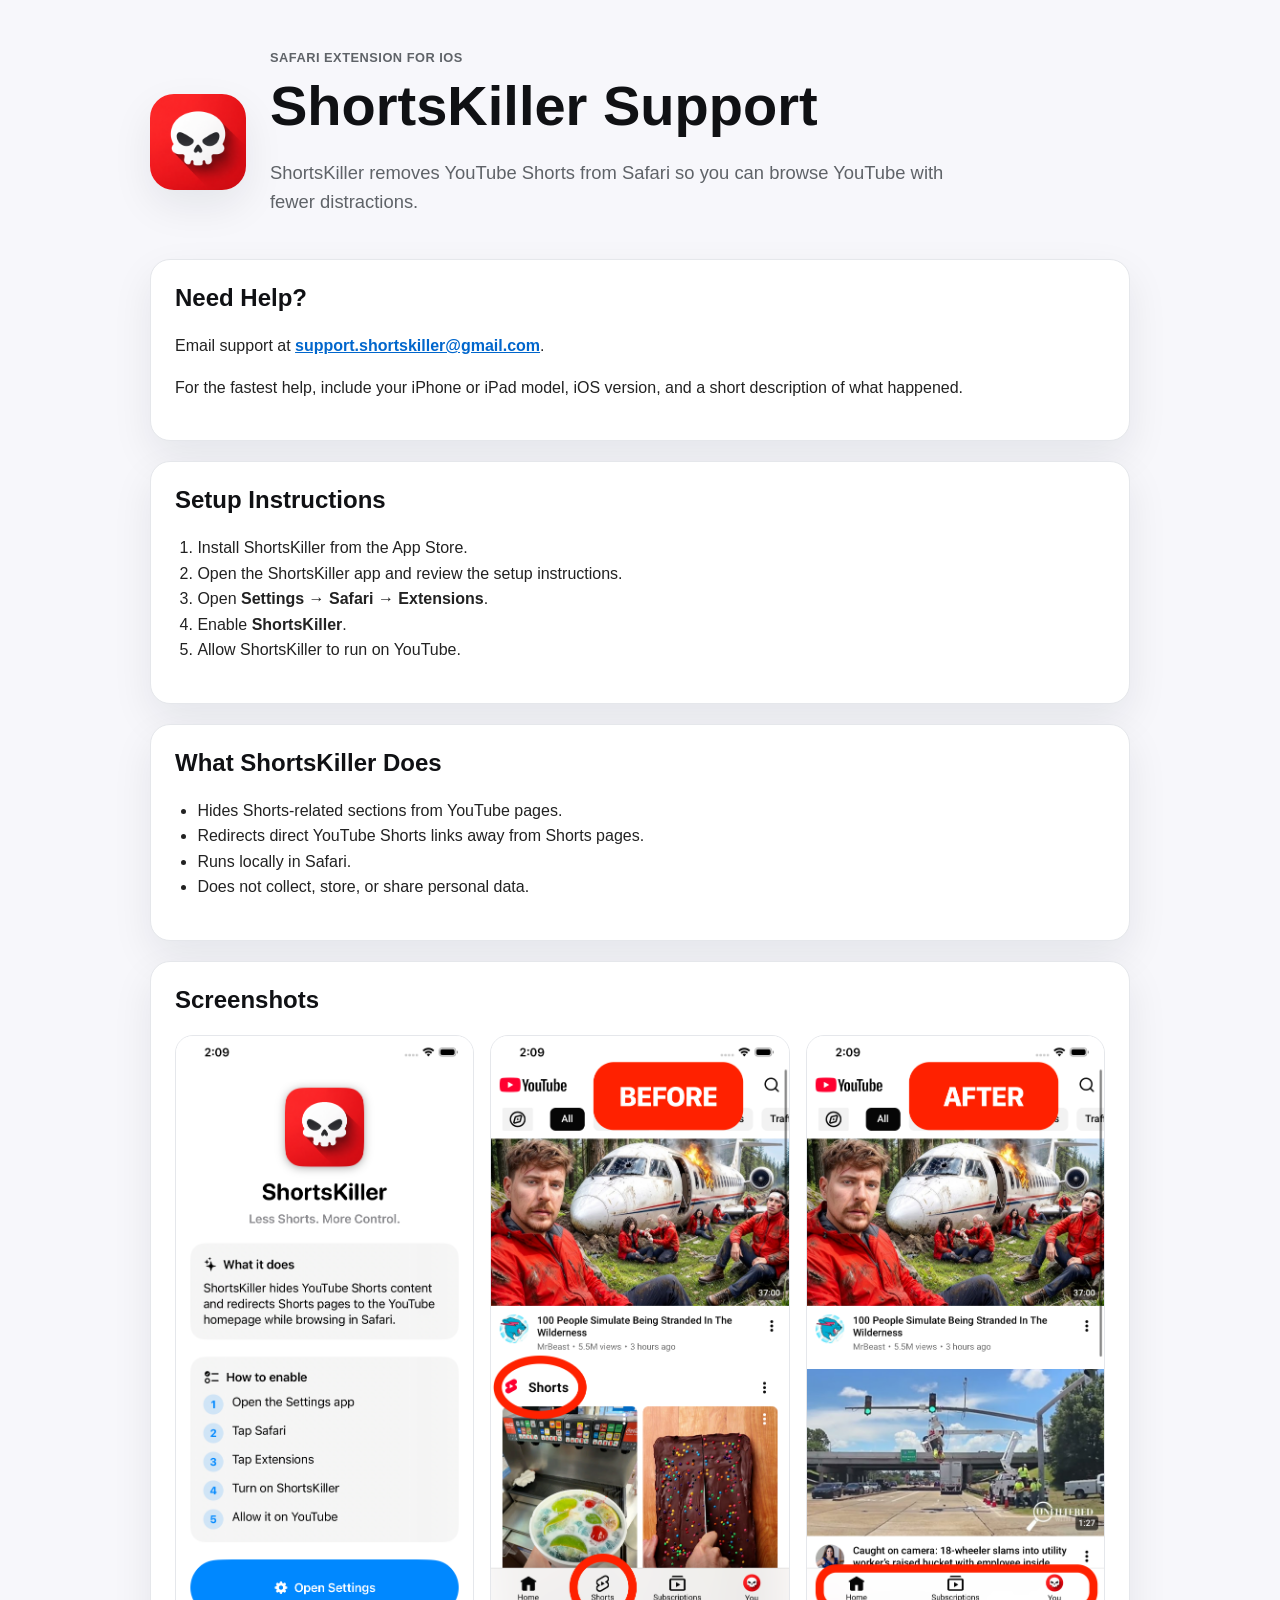
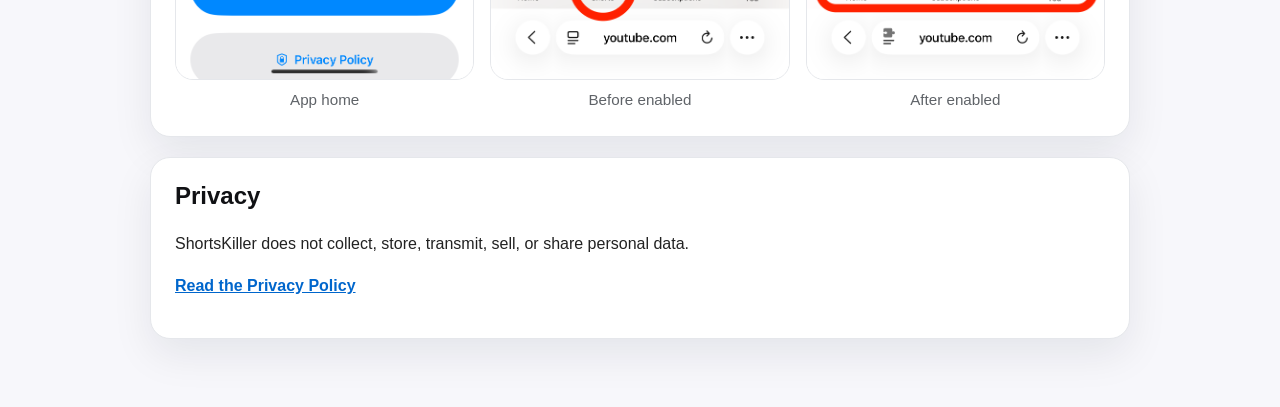
<file: docs/index.html>
<!DOCTYPE html>
<html lang="en">
<head>
  <meta charset="UTF-8">
  <meta name="viewport" content="width=device-width, initial-scale=1.0">
  <meta name="color-scheme" content="light dark">
  <meta name="description" content="Support page for ShortsKiller, a Safari extension that removes YouTube Shorts.">
  <link rel="stylesheet" href="styles.css">
  <title>ShortsKiller Support</title>
</head>
<body>
  <main class="page">
    <section class="hero">
      <img class="app-icon" src="images/shortskiller.png" alt="ShortsKiller app icon">
      <div>
        <p class="eyebrow">Safari Extension for iOS</p>
        <h1>ShortsKiller Support</h1>
        <p class="lead">ShortsKiller removes YouTube Shorts from Safari so you can browse YouTube with fewer distractions.</p>
      </div>
    </section>

    <section class="card">
      <h2>Need Help?</h2>
      <p>Email support at <a href="mailto:support.shortskiller@gmail.com">support.shortskiller@gmail.com</a>.</p>
      <p>For the fastest help, include your iPhone or iPad model, iOS version, and a short description of what happened.</p>
    </section>

    <section class="card">
      <h2>Setup Instructions</h2>
      <ol>
        <li>Install ShortsKiller from the App Store.</li>
        <li>Open the ShortsKiller app and review the setup instructions.</li>
        <li>Open <strong>Settings → Safari → Extensions</strong>.</li>
        <li>Enable <strong>ShortsKiller</strong>.</li>
        <li>Allow ShortsKiller to run on YouTube.</li>
      </ol>
    </section>

    <section class="card">
      <h2>What ShortsKiller Does</h2>
      <ul>
        <li>Hides Shorts-related sections from YouTube pages.</li>
        <li>Redirects direct YouTube Shorts links away from Shorts pages.</li>
        <li>Runs locally in Safari.</li>
        <li>Does not collect, store, or share personal data.</li>
      </ul>
    </section>

    <section class="card">
      <h2>Screenshots</h2>
      <div class="screenshots">
        <figure>
          <img src="images/app-home.png" alt="ShortsKiller app home screen">
          <figcaption>App home</figcaption>
        </figure>
        <figure>
          <img src="images/before-enabled.png" alt="YouTube before ShortsKiller is enabled">
          <figcaption>Before enabled</figcaption>
        </figure>
        <figure>
          <img src="images/after-enabled.png" alt="YouTube after ShortsKiller is enabled">
          <figcaption>After enabled</figcaption>
        </figure>
      </div>
    </section>

    <section class="card">
      <h2>Privacy</h2>
      <p>ShortsKiller does not collect, store, transmit, sell, or share personal data.</p>
      <p><a href="privacy.html">Read the Privacy Policy</a></p>
    </section>
  </main>
</body>
</html>
</file>
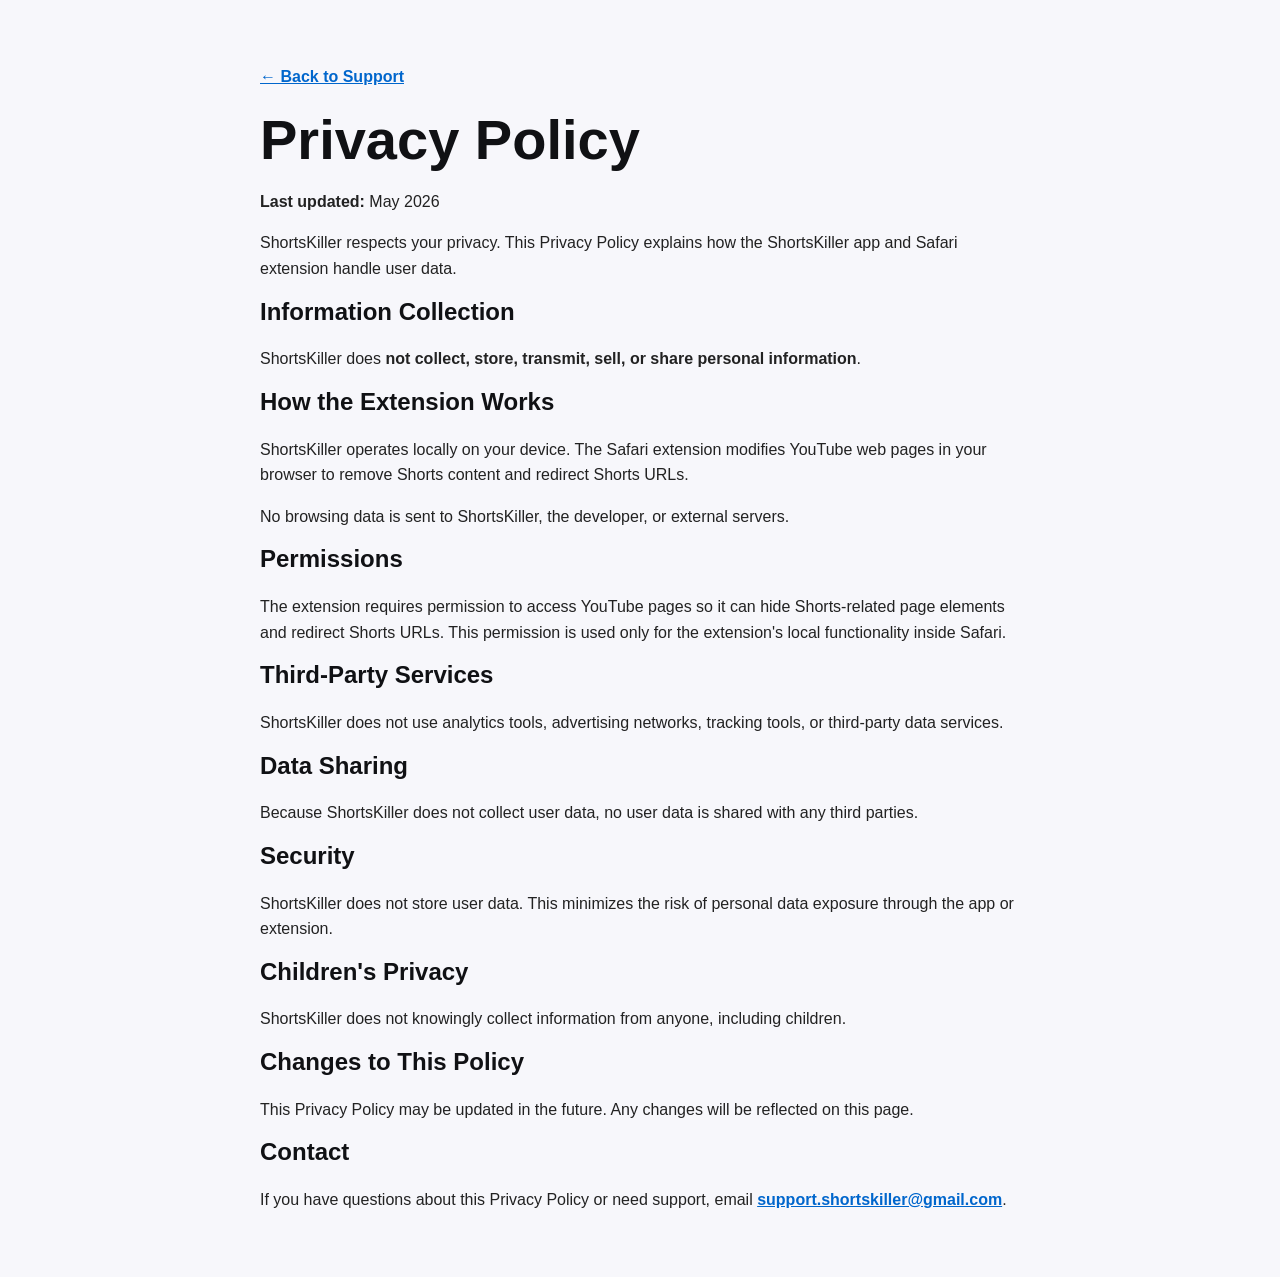
<file: docs/privacy.html>
<!DOCTYPE html>
<html lang="en">
<head>
  <meta charset="UTF-8">
  <meta name="viewport" content="width=device-width, initial-scale=1.0">
  <meta name="color-scheme" content="light dark">
  <meta name="description" content="Privacy Policy for ShortsKiller.">
  <link rel="stylesheet" href="styles.css">
  <title>Privacy Policy - ShortsKiller</title>
</head>
<body>
  <main class="page narrow">
    <p><a href="index.html">← Back to Support</a></p>

    <h1>Privacy Policy</h1>
    <p><strong>Last updated:</strong> May 2026</p>

    <p>ShortsKiller respects your privacy. This Privacy Policy explains how the ShortsKiller app and Safari extension handle user data.</p>

    <h2>Information Collection</h2>
    <p>ShortsKiller does <strong>not collect, store, transmit, sell, or share personal information</strong>.</p>

    <h2>How the Extension Works</h2>
    <p>ShortsKiller operates locally on your device. The Safari extension modifies YouTube web pages in your browser to remove Shorts content and redirect Shorts URLs.</p>
    <p>No browsing data is sent to ShortsKiller, the developer, or external servers.</p>

    <h2>Permissions</h2>
    <p>The extension requires permission to access YouTube pages so it can hide Shorts-related page elements and redirect Shorts URLs. This permission is used only for the extension's local functionality inside Safari.</p>

    <h2>Third-Party Services</h2>
    <p>ShortsKiller does not use analytics tools, advertising networks, tracking tools, or third-party data services.</p>

    <h2>Data Sharing</h2>
    <p>Because ShortsKiller does not collect user data, no user data is shared with any third parties.</p>

    <h2>Security</h2>
    <p>ShortsKiller does not store user data. This minimizes the risk of personal data exposure through the app or extension.</p>

    <h2>Children's Privacy</h2>
    <p>ShortsKiller does not knowingly collect information from anyone, including children.</p>

    <h2>Changes to This Policy</h2>
    <p>This Privacy Policy may be updated in the future. Any changes will be reflected on this page.</p>

    <h2>Contact</h2>
    <p>If you have questions about this Privacy Policy or need support, email <a href="mailto:support.shortskiller@gmail.com">support.shortskiller@gmail.com</a>.</p>
  </main>
</body>
</html>
</file>
<file: docs/styles.css>
:root {
  color-scheme: light dark;

  --bg: #f7f7fb;
  --surface: #ffffff;
  --text: #222222;
  --muted: #5f6368;
  --heading: #101114;
  --link: #0066cc;
  --border: #e5e7eb;
  --shadow: 0 16px 40px rgba(15, 23, 42, 0.08);
}

@media (prefers-color-scheme: dark) {
  :root {
    --bg: #111216;
    --surface: #1a1c22;
    --text: #e8e8ea;
    --muted: #b9bdc6;
    --heading: #ffffff;
    --link: #7ab7ff;
    --border: #2f333d;
    --shadow: 0 16px 40px rgba(0, 0, 0, 0.25);
  }
}

* {
  box-sizing: border-box;
}

body {
  margin: 0;
  font-family: -apple-system, BlinkMacSystemFont, "Segoe UI", sans-serif;
  line-height: 1.6;
  background: var(--bg);
  color: var(--text);
}

.page {
  width: min(100% - 32px, 980px);
  margin: 0 auto;
  padding: 48px 0;
}

.narrow {
  width: min(100% - 32px, 760px);
}

.hero {
  display: flex;
  gap: 24px;
  align-items: center;
  margin-bottom: 24px;
}

.app-icon {
  width: 96px;
  height: 96px;
  border-radius: 24px;
  box-shadow: var(--shadow);
}

.eyebrow {
  margin: 0 0 4px;
  color: var(--muted);
  font-weight: 700;
  letter-spacing: 0.04em;
  text-transform: uppercase;
  font-size: 0.8rem;
}

.lead {
  max-width: 680px;
  font-size: 1.15rem;
  color: var(--muted);
}

.card {
  background: var(--surface);
  border: 1px solid var(--border);
  border-radius: 20px;
  padding: 24px;
  margin: 20px 0;
  box-shadow: var(--shadow);
}

h1,
h2 {
  color: var(--heading);
  line-height: 1.2;
}

h1 {
  margin: 0;
  font-size: clamp(2rem, 6vw, 3.5rem);
}

h2 {
  margin-top: 0;
}

a {
  color: var(--link);
  font-weight: 600;
}

ol,
ul {
  padding-left: 1.4rem;
}

.screenshots {
  display: grid;
  grid-template-columns: repeat(3, minmax(0, 1fr));
  gap: 16px;
}

figure {
  margin: 0;
}

figure img {
  display: block;
  width: 100%;
  border-radius: 18px;
  border: 1px solid var(--border);
}

figcaption {
  margin-top: 8px;
  color: var(--muted);
  text-align: center;
  font-size: 0.95rem;
}

@media (max-width: 760px) {
  .hero {
    align-items: flex-start;
    flex-direction: column;
  }

  .screenshots {
    grid-template-columns: 1fr;
  }
}
</file>
